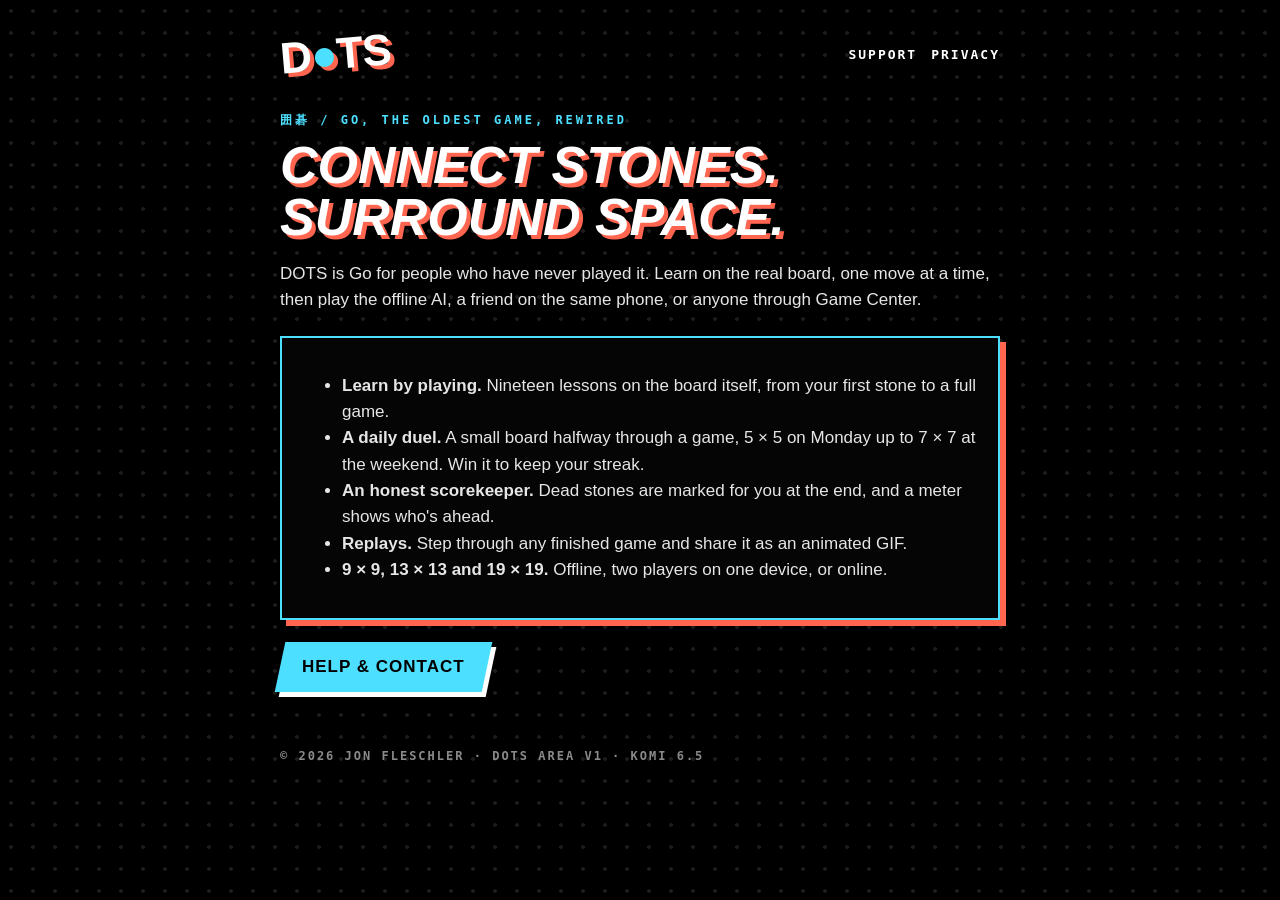
<file: index.html>
<!doctype html>
<html lang="en">
<head>
  <meta charset="utf-8">
  <meta name="viewport" content="width=device-width, initial-scale=1">
  <title>DOTS: Go Rewired</title>
  <meta name="description" content="DOTS is the ancient game of Go, rewired: learn by playing, a daily puzzle, an offline AI and Game Center matches.">
  <link rel="stylesheet" href="style.css">
</head>
<body>
<main>
  <header>
    <a class="logo" href="./">D<span>●</span>TS</a>
    <nav><a href="support.html">SUPPORT</a><a href="privacy.html">PRIVACY</a></nav>
  </header>
  <div class="eyebrow">囲碁 / Go, the oldest game, rewired</div>
  <h1>Connect stones.<br>Surround space.</h1>
  <p>DOTS is Go for people who have never played it. Learn on the real board, one move at a time, then play the offline AI, a friend on the same phone, or anyone through Game Center.</p>
  <div class="card">
    <ul>
      <li><strong>Learn by playing.</strong> Nineteen lessons on the board itself, from your first stone to a full game.</li>
      <li><strong>A daily duel.</strong> A small board halfway through a game, 5 × 5 on Monday up to 7 × 7 at the weekend. Win it to keep your streak.</li>
      <li><strong>An honest scorekeeper.</strong> Dead stones are marked for you at the end, and a meter shows who's ahead.</li>
      <li><strong>Replays.</strong> Step through any finished game and share it as an animated GIF.</li>
      <li><strong>9 × 9, 13 × 13 and 19 × 19.</strong> Offline, two players on one device, or online.</li>
    </ul>
  </div>
  <p><a class="slab" href="support.html"><span>Help &amp; contact</span></a></p>
  <footer>© 2026 JON FLESCHLER · DOTS AREA V1 · KOMI 6.5</footer>
</main>
</body>
</html>
</file>
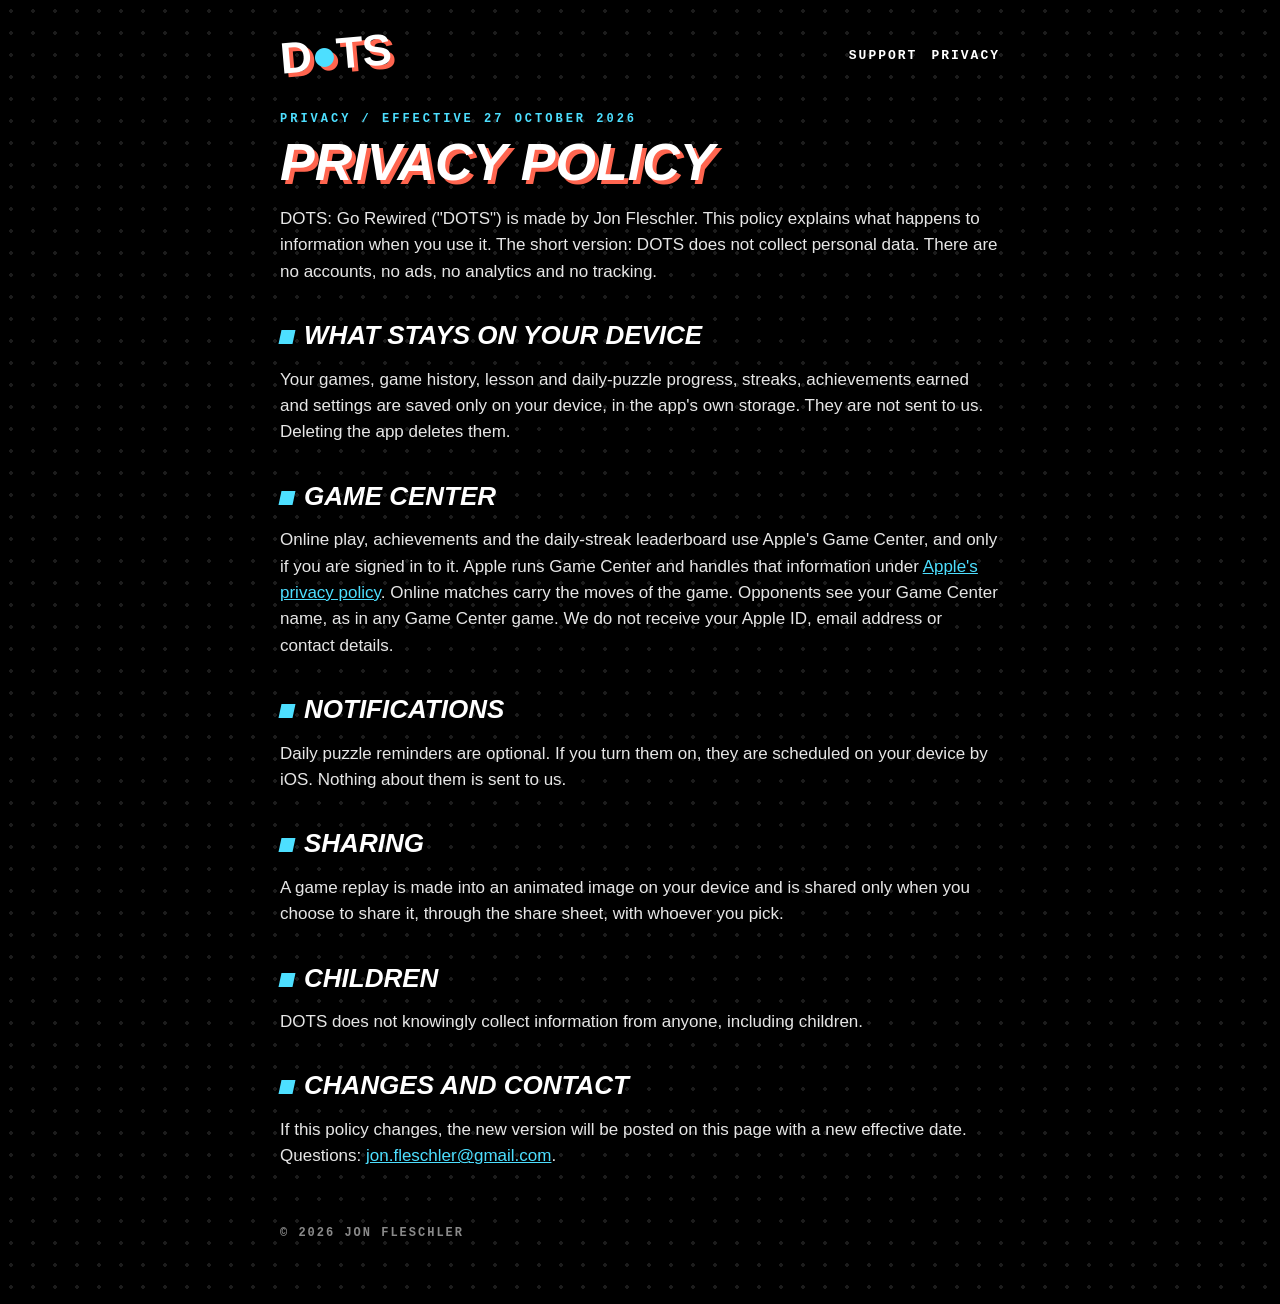
<file: privacy.html>
<!doctype html>
<html lang="en">
<head>
  <meta charset="utf-8">
  <meta name="viewport" content="width=device-width, initial-scale=1">
  <title>DOTS Privacy Policy</title>
  <link rel="stylesheet" href="style.css">
</head>
<body>
<main>
  <header>
    <a class="logo" href="./">D<span>●</span>TS</a>
    <nav><a href="support.html">SUPPORT</a><a href="privacy.html">PRIVACY</a></nav>
  </header>
  <div class="eyebrow">Privacy / effective 27 October 2026</div>
  <h1>Privacy policy</h1>
  <p>DOTS: Go Rewired ("DOTS") is made by Jon Fleschler. This policy explains what happens to information when you use it. The short version: DOTS does not collect personal data. There are no accounts, no ads, no analytics and no tracking.</p>

  <h2>What stays on your device</h2>
  <p>Your games, game history, lesson and daily-puzzle progress, streaks, achievements earned and settings are saved only on your device, in the app's own storage. They are not sent to us. Deleting the app deletes them.</p>

  <h2>Game Center</h2>
  <p>Online play, achievements and the daily-streak leaderboard use Apple's Game Center, and only if you are signed in to it. Apple runs Game Center and handles that information under <a href="https://www.apple.com/legal/privacy/">Apple's privacy policy</a>. Online matches carry the moves of the game. Opponents see your Game Center name, as in any Game Center game. We do not receive your Apple ID, email address or contact details.</p>

  <h2>Notifications</h2>
  <p>Daily puzzle reminders are optional. If you turn them on, they are scheduled on your device by iOS. Nothing about them is sent to us.</p>

  <h2>Sharing</h2>
  <p>A game replay is made into an animated image on your device and is shared only when you choose to share it, through the share sheet, with whoever you pick.</p>

  <h2>Children</h2>
  <p>DOTS does not knowingly collect information from anyone, including children.</p>

  <h2>Changes and contact</h2>
  <p>If this policy changes, the new version will be posted on this page with a new effective date. Questions: <a href="mailto:jon.fleschler@gmail.com">jon.fleschler@gmail.com</a>.</p>
  <footer>© 2026 JON FLESCHLER</footer>
</main>
</body>
</html>
</file>
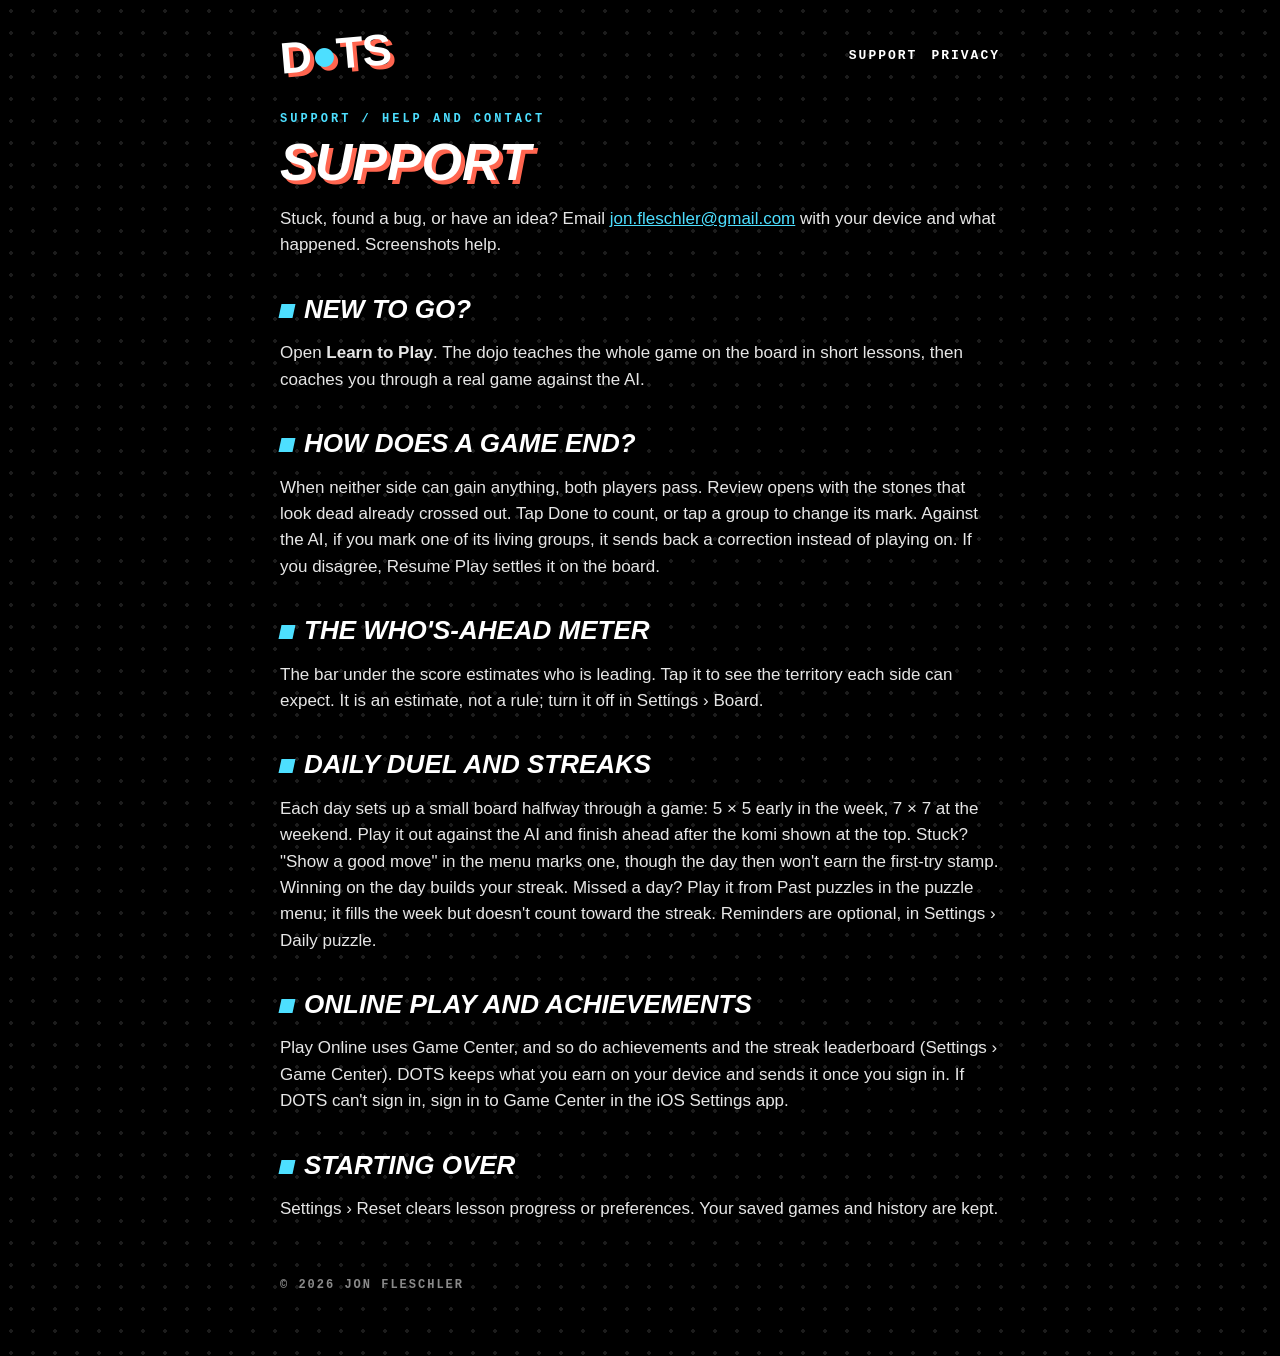
<file: support.html>
<!doctype html>
<html lang="en">
<head>
  <meta charset="utf-8">
  <meta name="viewport" content="width=device-width, initial-scale=1">
  <title>DOTS Support</title>
  <link rel="stylesheet" href="style.css">
</head>
<body>
<main>
  <header>
    <a class="logo" href="./">D<span>●</span>TS</a>
    <nav><a href="support.html">SUPPORT</a><a href="privacy.html">PRIVACY</a></nav>
  </header>
  <div class="eyebrow">Support / help and contact</div>
  <h1>Support</h1>
  <p>Stuck, found a bug, or have an idea? Email <a href="mailto:jon.fleschler@gmail.com">jon.fleschler@gmail.com</a> with your device and what happened. Screenshots help.</p>

  <h2>New to Go?</h2>
  <p>Open <strong>Learn to Play</strong>. The dojo teaches the whole game on the board in short lessons, then coaches you through a real game against the AI.</p>

  <h2>How does a game end?</h2>
  <p>When neither side can gain anything, both players pass. Review opens with the stones that look dead already crossed out. Tap Done to count, or tap a group to change its mark. Against the AI, if you mark one of its living groups, it sends back a correction instead of playing on. If you disagree, Resume Play settles it on the board.</p>

  <h2>The who's-ahead meter</h2>
  <p>The bar under the score estimates who is leading. Tap it to see the territory each side can expect. It is an estimate, not a rule; turn it off in Settings › Board.</p>

  <h2>Daily duel and streaks</h2>
  <p>Each day sets up a small board halfway through a game: 5 × 5 early in the week, 7 × 7 at the weekend. Play it out against the AI and finish ahead after the komi shown at the top. Stuck? "Show a good move" in the menu marks one, though the day then won't earn the first-try stamp. Winning on the day builds your streak. Missed a day? Play it from Past puzzles in the puzzle menu; it fills the week but doesn't count toward the streak. Reminders are optional, in Settings › Daily puzzle.</p>

  <h2>Online play and achievements</h2>
  <p>Play Online uses Game Center, and so do achievements and the streak leaderboard (Settings › Game Center). DOTS keeps what you earn on your device and sends it once you sign in. If DOTS can't sign in, sign in to Game Center in the iOS Settings app.</p>

  <h2>Starting over</h2>
  <p>Settings › Reset clears lesson progress or preferences. Your saved games and history are kept.</p>
  <footer>© 2026 JON FLESCHLER</footer>
</main>
</body>
</html>
</file>
<file: style.css>
:root { --cyan: #4ddfff; --coral: #ff654f; --ink: #000; --paper: #fff; }
* { box-sizing: border-box; }
body { margin: 0; background: var(--ink); color: var(--paper); font: 17px/1.55 -apple-system, BlinkMacSystemFont, "Helvetica Neue", Arial, sans-serif;
  background-image: radial-gradient(#1c1c1c 1.6px, transparent 1.7px); background-size: 22px 22px; }
main { max-width: 760px; margin: 0 auto; padding: 32px 20px 64px; }
header { display: flex; align-items: center; justify-content: space-between; gap: 16px; margin-bottom: 36px; }
.logo { font: 900 44px/1 "Helvetica Neue", Arial, sans-serif; letter-spacing: -1px; text-decoration: none; color: var(--paper);
  text-shadow: 4px 4px 0 var(--coral); transform: rotate(-5deg); display: inline-block; }
.logo span { color: var(--cyan); }
nav a { color: var(--paper); text-decoration: none; font: 800 13px ui-monospace, Menlo, monospace; letter-spacing: 2px; margin-left: 14px; }
nav a:hover { color: var(--cyan); }
.eyebrow { font: 800 12px ui-monospace, Menlo, monospace; letter-spacing: 3px; color: var(--cyan); text-transform: uppercase; }
h1 { font: 900 italic 52px/1 "Helvetica Neue", Arial, sans-serif; text-transform: uppercase; margin: 10px 0 18px; text-shadow: 4px 4px 0 var(--coral); }
h2 { font: 900 italic 26px/1.1 "Helvetica Neue", Arial, sans-serif; text-transform: uppercase; margin: 36px 0 10px; }
h2::before { content: ""; display: inline-block; width: 14px; height: 14px; margin-right: 10px; background: var(--cyan);
  transform: skewX(-12deg); }
p, li { color: #e6e6e6; }
a { color: var(--cyan); }
.card { border: 2px solid var(--cyan); box-shadow: 6px 6px 0 var(--coral); padding: 18px 20px; margin: 22px 0; background: #050505; }
.slab { display: inline-block; background: var(--cyan); color: var(--ink); font-weight: 900; padding: 12px 22px; text-decoration: none;
  transform: skewX(-12deg); box-shadow: 5px 5px 0 var(--paper); text-transform: uppercase; letter-spacing: 1px; }
.slab span { display: inline-block; transform: skewX(12deg); }
footer { margin-top: 56px; font: 700 12px ui-monospace, Menlo, monospace; letter-spacing: 2px; color: #8a8a8a; }
@media (max-width: 520px) { h1 { font-size: 38px; } .logo { font-size: 34px; } nav a { margin-left: 8px; } }
</file>
